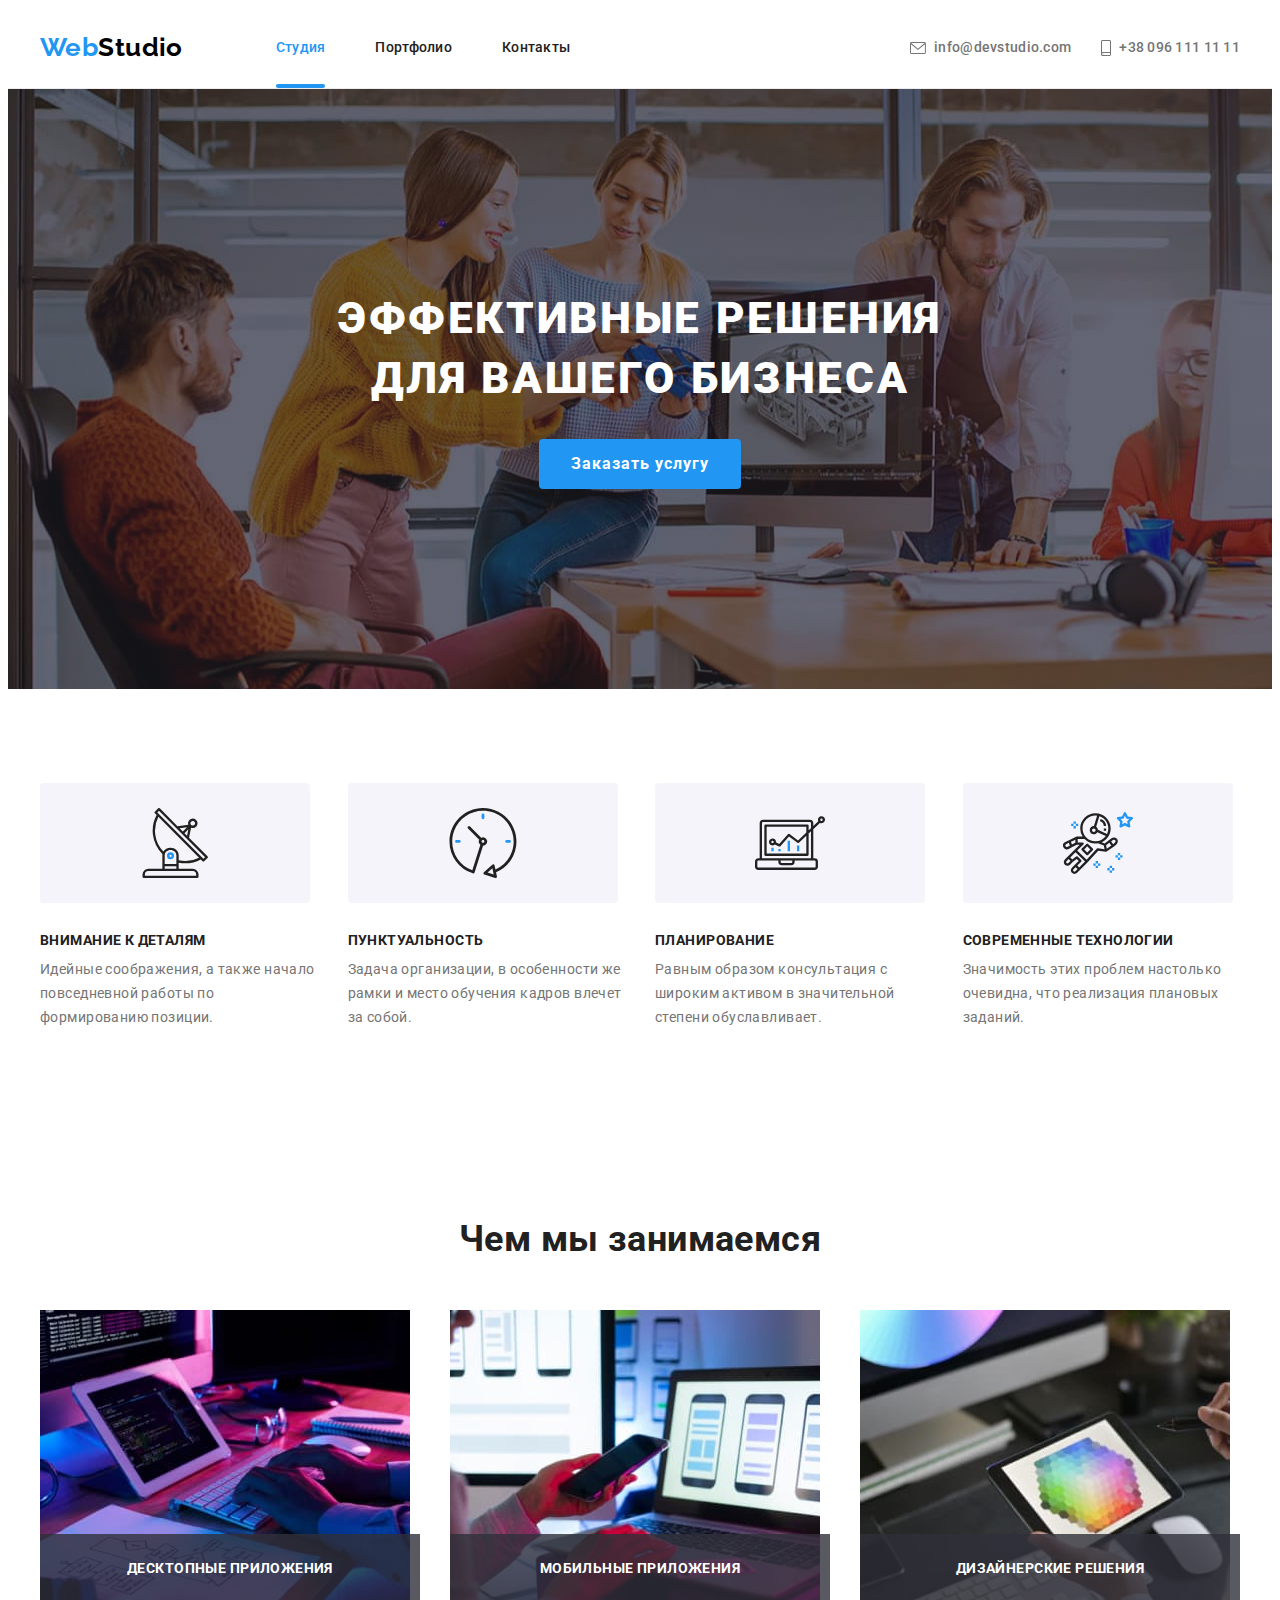
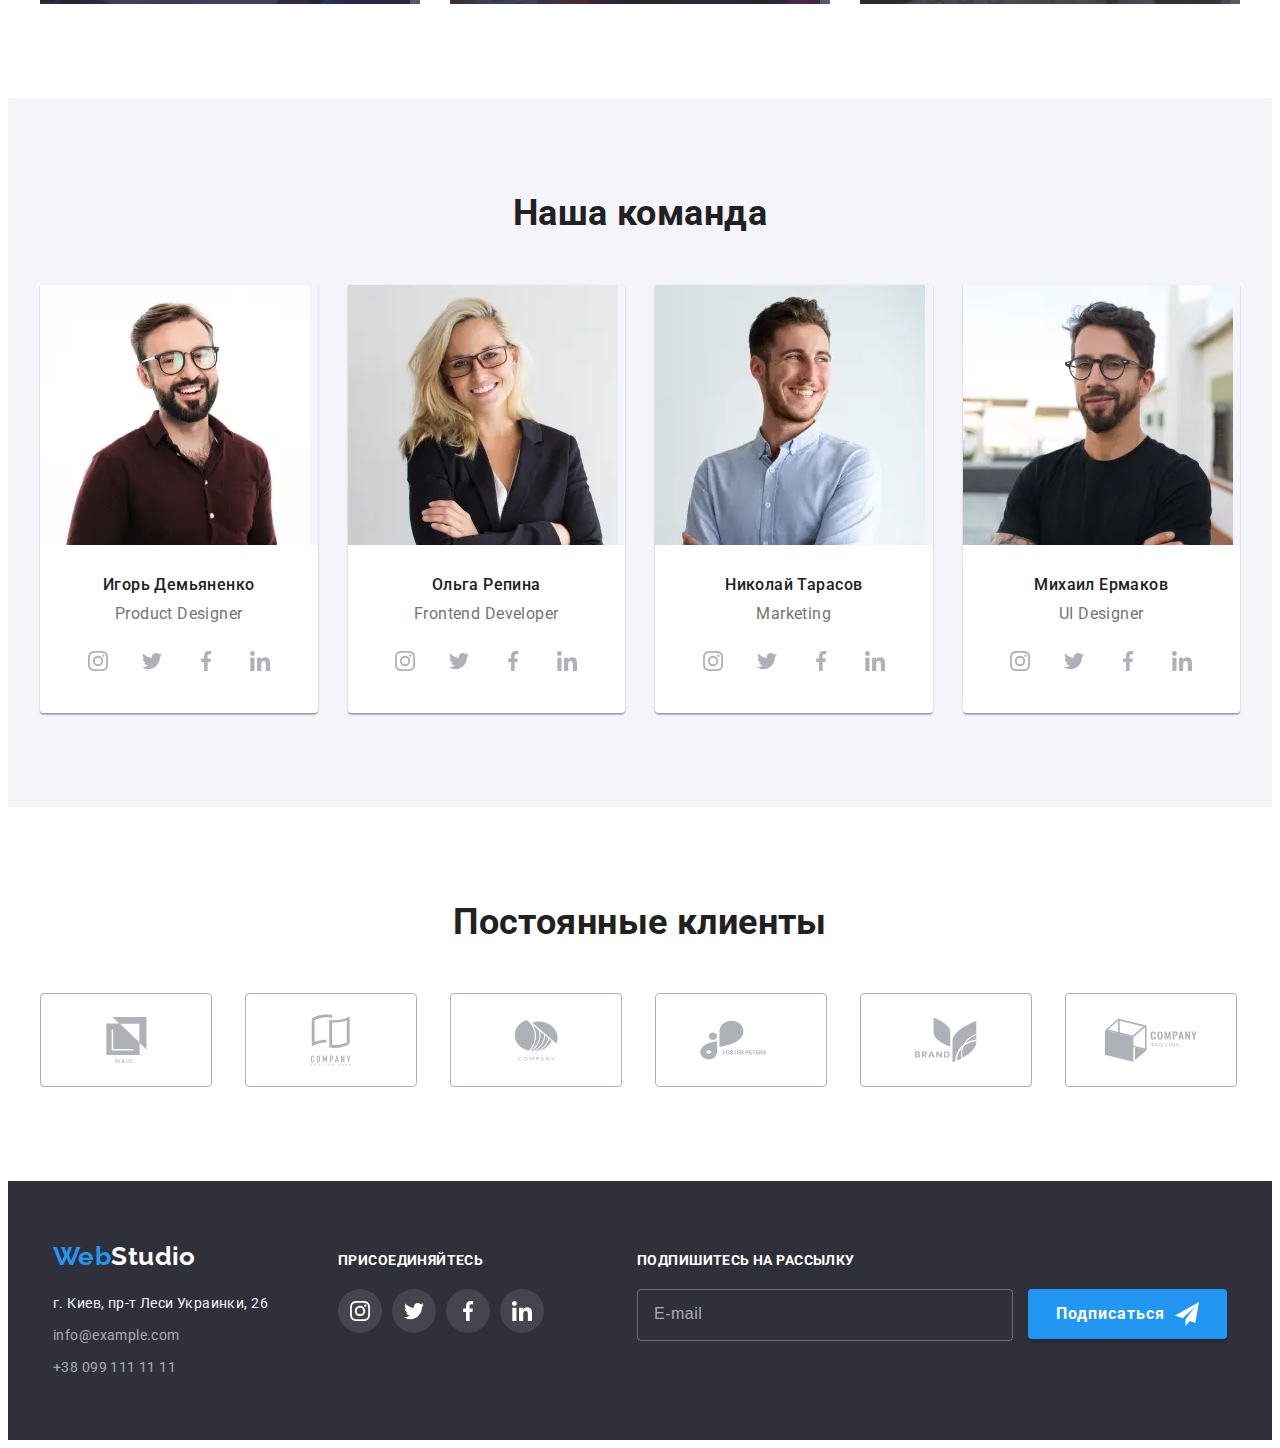
<file: index.html>
<!DOCTYPE html>
<html lang="ru">
  <head>
    <meta charset="UTF-8" />
    <meta http-equiv="X-UA-Compatible" content="IE=edge" />
    <meta name="viewport" content="width=device-width, initial-scale=1.0" />
    <title>ВебСтудио</title>

    <link rel="preconnect" href="https://fonts.gstatic.com" />
    <link
      href="https://fonts.googleapis.com/css2?family=Raleway:wght@700&family=Roboto:wght@400;500;700;900&display=swap"
      rel="stylesheet"
    />
    <link
      rel="stylesheet"
      href="https://cdnjs.cloudflare.com/ajax/libs/animate.css/4.1.1/animate.min.css"
    />
    <link
      rel="stylesheet"
      href="https://cdnjs.cloudflare.com/ajax/libs/modern-normalize/1.0.0/modern-normalize.min.css"
      integrity="sha512-ISS7cAi1PEhQ8jnbJpJZMd29NlhNj4AWYyLOSp2CE/CsHxTCu+r+t0D2yoJudVrd0/8fTVPUVDzY5Tvli75u/g=="
      crossorigin="anonymous"
    />
    <link rel="stylesheet" href="./css/main.min.css" />
  </head>
  <body>
    
    <header class="header">
      <div class="container header__container">
        <nav class="header__navigation">
          <a class="logo header__logo " href=""
            >Web<span class="logo_black">Studio</span></a
          >
          
          <ul class="menu list">
            <li class="menu__item">
              <a class="menu__link link current" href="./index.html">Студия</a>
            </li>
            <li class="menu__item">
              <a class="menu__link link" href="./portfolio.html">Портфолио</a>
            </li>
            <li class="menu__item">
              <a class="menu__link link" href="#contacts">Контакты</a>
            </li>
          </ul>
        </nav>
        <button type="button" class="header__mobile-open-btn" data-menu-button>
          <svg class="header__mobile-open-icon">
            <use href="./images/icons.svg#burger"></use>
          </svg>
        </button>
        
        <ul class="header-contacts list">
          <li class="header-contacts__item">
            <a class="header-contacts__link link" href="mailto:info@devstudio.com">
              <svg class="header-contacts__icon" width="16" height="12">
                <use href="./images/icons.svg#mail"></use>
              </svg>
              info@devstudio.com</a
            >
          </li>
          <li class="header-contacts__item">
            <a class="header-contacts__link link" href="tel:+380961111111">
              <svg class="header-contacts__icon" width="10" height="16">
                <use href="./images/icons.svg#phone"></use>
              </svg>
              +38 096 111 11 11</a
            >
          </li>
        </ul>
      </div>
      
      <div class="mobile-menu" data-menu>
        <div class="container mobile-menu__container">
          <button type="button" class="mobile-menu__close-btn" data-menu-close>
            <svg class="mobile-menu__close-icon" width="40" height="40">
              <use href="./images/icons.svg#close"></use>
            </svg>
          </button>
        
          <ul class="mobile-nav list">
            <li class="mobile-menu__item">
              <a class="mobile-nav__link mobile-menu__link link current" href="./index.html"
                >Студия</a
              >
            </li>
            <li class="mobile-menu__item">
              <a class="mobile-nav__link mobile-menu__link link" href="./portfolio.html"
                >Портфолио</a
              >
            </li>
            <li class="mobile-menu__item">
              <a class="mobile-nav__link mobile-menu__link link" href="#contacts">Контакты</a>
            </li>
          </ul>
          
          <ul class="mobile-contacts list">
            <li class="mobile-menu__item">
              <a class="mobile-menu__link mobile-contacts__tel link" href="tel:+380961111111"
                >+38 096 111 11 11</a
              >
            </li>
            <li class="mobile-menu__item">
              <a
                class="mobile-menu__link mobile-contacts__mail link"
                href="mailto:info@devstudio.com"
                >info@devstudio.com</a
              >
            </li>
          </ul>
          
          <ul class="mobile-social__list list">
            <li class="mobile-social__item">
              <a
                class="mobile-social__link mobile-menu__link link"
                href="https://www.instagram.com/"
                aria-label="Ссылка на Instagram"
                >Instagram</a
              >
            </li>
            <li class="mobile-social__item">
              <a
                class="mobile-social__link mobile-menu__link link"
                href="https://twitter.com/"
                aria-label="Ссылка на Twitter"
                >Twitter</a
              >
            </li>
            <li class="mobile-social__item">
              <a
                class="mobile-social__link mobile-menu__link link"
                href="https://www.facebook.com/"
                aria-label="Ссылка на Facebook"
                >Facebook</a
              >
            </li>
            <li class="mobile-social__item">
              <a
                class="mobile-social__link mobile-menu__link link"
                href="https://www.linkedin.com/"
                aria-label="Ссылка на LinkedIn"
                >LinkedIn</a
              >
            </li>
          </ul>
        </div>
      </div>
    </header>
    <main>
      <section class="hero">
        <div class="container hero__container">
          <h1 class="hero__title">Эффективные решения для вашего бизнеса</h1>
          <button class="button hero__button" type="button" data-modal-open>Заказать услугу</button>
        </div>
      </section>
      <section class="description section">
        <div class="container">
          <h2 class="section-title visually-hidden">Наши особенности</h2>
          <ul class="feature__list list">
            <li class="feature__item">
              <div class="feature__icon">
                <svg width="70" height="70">
                  <use href="./images/icons.svg#antenna"></use>
                </svg>
              </div>
              <h3 class="feature__title">Внимание к деталям</h3>
              <p class="feature__text">
                Идейные соображения, а также начало повседневной работы по формированию позиции.
              </p>
            </li>
            <li class="feature__item">
              <div class="feature__icon">
                <svg width="70" height="70">
                  <use href="./images/icons.svg#clock"></use>
                </svg>
              </div>
              <h3 class="feature__title">Пунктуальность</h3>
              <p class="feature__text">
                Задача организации, в особенности же рамки и место обучения кадров влечет за собой.
              </p>
            </li>
            <li class="feature__item">
              <div class="feature__icon">
                <svg width="70" height="70">
                  <use href="./images/icons.svg#diagram"></use>
                </svg>
              </div>
              <h3 class="feature__title">Планирование</h3>
              <p class="feature__text">
                Равным образом консультация с широким активом в значительной степени обуславливает.
              </p>
            </li>
            <li class="feature__item">
              <div class="feature__icon">
                <svg width="70" height="70">
                  <use href="./images/icons.svg#astronaut"></use>
                </svg>
              </div>
              <h3 class="feature__title">Современные технологии</h3>
              <p class="feature__text">
                Значимость этих проблем настолько очевидна, что реализация плановых заданий.
              </p>
            </li>
          </ul>
        </div>
      </section>
      <section class="description section">
        <div class="container">
          <h2 class="section-title">Чем мы занимаемся</h2>
          <ul class="working__list list">
            <li class="working__item">
              <img
                class="working__img"
                srcset="./images/working/box1.jpeg 1x, ./images/working/box1@2x.jpeg 2x"
                src="./images/working/box1.jpeg"
                alt="Вёрстка сайтов"
              />
              <p class="working__text">Десктопные приложения</p>
            </li>
            <li class="working__item">
              <img
                class="working__img"
                srcset="./images/working/box2.jpeg 1x, ./images/working/box2@2x.jpeg 2x"
                src="./images/working/box2.jpeg"
                alt="Разработка мобильных приложений"
              />
              <p class="working__text">Мобильные приложения</p>
            </li>
            <li class="working__item">
              <img
                class="working__img"
                srcset="./images/working/box3.jpeg 1x, ./images/working/box3@2x.jpeg 2x"
                src="./images/working/box3.jpeg"
                alt="Веб-дизайн"
              />
              <p class="working__text">Дизайнерские решения</p>
            </li>
          </ul>
        </div>
      </section>
      <section class="team section">
        <div class="container">
          <h2 class="section-title">Наша команда</h2>
          <ul class="team__list list">
            <li class="team__item">
              <picture>
                <source
                  srcset="
                    ./images/team/team1-desktop.webp    1x,
                    ./images/team/team1-desktop@2x.webp 2x
                  "
                  media="(min-width: 1200px)"
                  type="image/webp"
                />
                <source
                  srcset="
                    ./images/team/team1-desktop.jpeg    1x,
                    ./images/team/team1-desktop@2x.jpeg 2x
                  "
                  media="(min-width: 1200px)"
                />

                <source
                  srcset="./images/team/team1-tablet.webp 1x, ./images/team/team1-tablet@2x.webp 2x"
                  media="(min-width: 768px)"
                  type="image/webp"
                />
                <source
                  srcset="./images/team/team1-tablet.jpeg 1x, ./images/team/team1-tablet@2x.jpeg 2x"
                  media="(min-width: 768px)"
                />

                <source
                  srcset="./images/team/team1-mobile.webp 1x, ./images/team/team1-mobile@2x.webp 2x"
                  media="(max-width: 767px)"
                  type="image/webp"
                />
                <source
                  srcset="./images/team/team1-mobile.jpeg 1x, ./images/team/team1-mobile@2x.jpeg 2x"
                  media="(max-width: 767px)"
                />
                <img class="team__photo" src="#" alt="Продуктовый дизайнер" />
              </picture>
              <div class="team__item-content">
                <h3 class="team__title">Игорь Демьяненко</h3>
                <p class="team__text" lang="en">Product Designer</p>
                <ul class="social-list list">
                  <li class="social-list__item">
                    <a class="social-link link" href="https://www.instagram.com/" target="_blank">
                      <svg class="social-link__icon" width="20" height="20">
                        <use href="./images/icons.svg#instagram"></use>
                      </svg>
                    </a>
                  </li>
                  <li class="social-list__item">
                    <a class="social-link link" href="https://twitter.com/" target="_blank">
                      <svg class="social-link__icon link" width="20" height="20">
                        <use href="./images/icons.svg#twitter"></use>
                      </svg>
                    </a>
                  </li>
                  <li class="social-list__item">
                    <a class="social-link link" href="https://www.facebook.com/" target="_blank">
                      <svg class="social-link__icon" width="20" height="20">
                        <use href="./images/icons.svg#facebook"></use>
                      </svg>
                    </a>
                  </li>
                  <li class="social-list__item">
                    <a class="social-link link" href="https://www.linkedin.com/" target="_blank">
                      <svg class="social-link__icon" width="20" height="20">
                        <use href="./images/icons.svg#linkedin"></use>
                      </svg>
                    </a>
                  </li>
                </ul>
              </div>
            </li>
            <li class="team__item">
              <picture>
                <source
                  srcset="
                    ./images/team/team2-desktop.webp    1x,
                    ./images/team/team2-desktop@2x.webp 2x
                  "
                  media="(min-width: 1200px)"
                  type="image/webp"
                />
                <source
                  srcset="
                    ./images/team/team2-desktop.jpeg    1x,
                    ./images/team/team2-desktop@2x.jpeg 2x
                  "
                  media="(min-width: 1200px)"
                />

                <source
                  srcset="./images/team/team2-tablet.webp 1x, ./images/team/team2-tablet@2x.webp 2x"
                  media="(min-width: 768px)"
                  type="image/webp"
                />
                <source
                  srcset="./images/team/team2-tablet.jpeg 1x, ./images/team/team2-tablet@2x.jpeg 2x"
                  media="(min-width: 768px)"
                />

                <source
                  srcset="./images/team/team2-mobile.webp 1x, ./images/team/team2-mobile@2x.webp 2x"
                  media="(max-width: 767px)"
                  type="image/webp"
                />
                <source
                  srcset="./images/team/team2-mobile.jpeg 1x, ./images/team/team2-mobile@2x.jpeg 2x"
                  media="(max-width: 767px)"
                />
                <img class="team__photo" src="#" alt="Фронтенд разработчик" />
              </picture>
              <div class="team__item-content">
                <h3 class="team__title">Ольга Репина</h3>
                <p class="team__text" lang="en">Frontend Developer</p>
                <ul class="social-list list">
                  <li class="social-list__item">
                    <a class="social-link link" href="https://www.instagram.com/" target="_blank">
                      <svg class="social-link__icon" width="20" height="20">
                        <use href="./images/icons.svg#instagram"></use>
                      </svg>
                    </a>
                  </li>
                  <li class="social-list__item">
                    <a class="social-link link" href="https://twitter.com/" target="_blank">
                      <svg class="social-link__icon" width="20" height="20">
                        <use href="./images/icons.svg#twitter"></use>
                      </svg>
                    </a>
                  </li>
                  <li class="social-list__item">
                    <a class="social-link link" href="https://www.facebook.com/" target="_blank">
                      <svg class="social-link__icon" width="20" height="20">
                        <use href="./images/icons.svg#facebook"></use>
                      </svg>
                    </a>
                  </li>
                  <li class="social-list__item">
                    <a class="social-link link" href="https://www.linkedin.com/" target="_blank">
                      <svg class="social-link__icon" width="20" height="20">
                        <use href="./images/icons.svg#linkedin"></use>
                      </svg>
                    </a>
                  </li>
                </ul>
              </div>
            </li>
            <li class="team__item">
              <picture>
                <source
                  srcset="
                    ./images/team/team3-desktop.webp    1x,
                    ./images/team/team3-desktop@2x.webp 2x
                  "
                  media="(min-width: 1200px)"
                  type="image/webp"
                />
                <source
                  srcset="
                    ./images/team/team3-desktop.jpeg    1x,
                    ./images/team/team3-desktop@2x.jpeg 2x
                  "
                  media="(min-width: 1200px)"
                />

                <source
                  srcset="./images/team/team3-tablet.webp 1x, ./images/team/team3-tablet@2x.webp 2x"
                  media="(min-width: 768px)"
                  type="image/webp"
                />
                <source
                  srcset="./images/team/team3-tablet.jpeg 1x, ./images/team/team3-tablet@2x.jpeg 2x"
                  media="(min-width: 768px)"
                />

                <source
                  srcset="./images/team/team3-mobile.webp 1x, ./images/team/team3-mobile@2x.webp 2x"
                  media="(max-width: 767px)"
                  type="image/webp"
                />
                <source
                  srcset="./images/team/team3-mobile.jpeg 1x, ./images/team/team3-mobile@2x.jpeg 2x"
                  media="(max-width: 767px)"
                />
                <img class="team__photo" src="#" alt="Маркетолог" />
              </picture>
              <div class="team__item-content">
                <h3 class="team__title">Николай Тарасов</h3>
                <p class="team__text" lang="en">Marketing</p>
                <ul class="social-list list">
                  <li class="social-list__item">
                    <a class="social-link link" href="https://www.instagram.com/" target="_blank">
                      <svg class="social-link__icon" width="20" height="20">
                        <use href="./images/icons.svg#instagram"></use>
                      </svg>
                    </a>
                  </li>
                  <li class="social-list__item">
                    <a class="social-link link" href="https://twitter.com/" target="_blank">
                      <svg class="social-link__icon" width="20" height="20">
                        <use href="./images/icons.svg#twitter"></use>
                      </svg>
                    </a>
                  </li>
                  <li class="social-list__item">
                    <a class="social-link link" href="https://www.facebook.com/" target="_blank">
                      <svg class="social-link__icon" width="20" height="20">
                        <use href="./images/icons.svg#facebook"></use>
                      </svg>
                    </a>
                  </li>
                  <li class="social-list__item">
                    <a class="social-link link" href="https://www.linkedin.com/" target="_blank">
                      <svg class="social-link__icon" width="20" height="20">
                        <use href="./images/icons.svg#linkedin"></use>
                      </svg>
                    </a>
                  </li>
                </ul>
              </div>
            </li>
            <li class="team__item">
              <picture>
                <source
                  srcset="
                    ./images/team/team4-desktop.webp    1x,
                    ./images/team/team4-desktop@2x.webp 2x
                  "
                  media="(min-width: 1200px)"
                  type="image/webp"
                />
                <source
                  srcset="
                    ./images/team/team4-desktop.jpeg    1x,
                    ./images/team/team4-desktop@2x.jpeg 2x
                  "
                  media="(min-width: 1200px)"
                />

                <source
                  srcset="./images/team/team4-tablet.webp 1x, ./images/team/team4-tablet@2x.webp 2x"
                  media="(min-width: 768px)"
                  type="image/webp"
                />
                <source
                  srcset="./images/team/team4-tablet.jpeg 1x, ./images/team/team4-tablet@2x.jpeg 2x"
                  media="(min-width: 768px)"
                />

                <source
                  srcset="./images/team/team4-mobile.webp 1x, ./images/team/team4-mobile@2x.webp 2x"
                  media="(max-width: 767px)"
                  type="image/webp"
                />
                <source
                  srcset="./images/team/team4-mobile.jpeg 1x, ./images/team/team4-mobile@2x.jpeg 2x"
                  media="(max-width: 767px)"
                />
                <img class="team__photo" src="#" alt="Дизайнер интерфейсов" />
              </picture>
              <div class="team__item-content">
                <h3 class="team__title">Михаил Ермаков</h3>
                <p class="team__text" lang="en">UI Designer</p>
                <ul class="social-list list">
                  <li class="social-list__item">
                    <a class="social-link link" href="https://www.instagram.com/" target="_blank">
                      <svg class="social-link__icon" width="20" height="20">
                        <use href="./images/icons.svg#instagram"></use>
                      </svg>
                    </a>
                  </li>
                  <li class="social-list__item">
                    <a class="social-link link" href="https://twitter.com/" target="_blank">
                      <svg class="social-link__icon" width="20" height="20">
                        <use href="./images/icons.svg#twitter"></use>
                      </svg>
                    </a>
                  </li>
                  <li class="social-list__item">
                    <a class="social-link link" href="https://www.facebook.com/" target="_blank">
                      <svg class="social-link__icon" width="20" height="20">
                        <use href="./images/icons.svg#facebook"></use>
                      </svg>
                    </a>
                  </li>
                  <li class="social-list__item">
                    <a class="social-link link" href="https://www.linkedin.com/" target="_blank">
                      <svg class="social-link__icon" width="20" height="20">
                        <use href="./images/icons.svg#linkedin"></use>
                      </svg>
                    </a>
                  </li>
                </ul>
              </div>
            </li>
          </ul>
        </div>
      </section>
      <section class="clients section">
        <div class="container">
          <h2 class="section-title">Постоянные клиенты</h2>
          <ul class="clients__list list">
            <li class="clients__item">
              <a class="clients__link link" href="">
                <svg class="clients__icon" width="41" height="46">
                  <use href="./images/icons.svg#logo1"></use>
                </svg>
              </a>
            </li>
            <li class="clients__item">
              <a class="clients__link link" href="">
                <svg class="clients__icon" width="40" height="52">
                  <use href="./images/icons.svg#logo2"></use>
                </svg>
              </a>
            </li>
            <li class="clients__item">
              <a class="clients__link link" href="">
                <svg class="clients__icon" width="44" height="42">
                  <use href="./images/icons.svg#logo3"></use>
                </svg>
              </a>
            </li>
            <li class="clients__item">
              <a class="clients__link link" href="">
                <svg class="clients__icon" width="84" height="40">
                  <use href="./images/icons.svg#logo4"></use>
                </svg>
              </a>
            </li>
            <li class="clients__item">
              <a class="clients__link link" href="">
                <svg class="clients__icon" width="62" height="46">
                  <use href="./images/icons.svg#logo5"></use>
                </svg>
              </a>
            </li>
            <li class="clients__item">
              <a class="clients__link link" href="">
                <svg class="clients__icon" width="94" height="44">
                  <use href="./images/icons.svg#logo6"></use>
                </svg>
              </a>
            </li>
          </ul>
        </div>
      </section>
    </main>

    <footer class="footer">
      <div class="container footer__section">
        <div class="footer__contacts" id="contacts">
          <a class="logo footer__logo" href="">Web<span class="logo_white">Studio</span></a>
          <address class="footer__address">г. Киев, пр-т Леси Украинки, 26</address>
          <ul class="footer-list list">
            <li class="footer__item">
              <a class="footer__link link" href="mailto:info@example.com">info@example.com</a>
            </li>
            <li class="footer__item">
              <a class="footer__link link" href="tel:+380991111111">+38 099 111 11 11</a>
            </li>
          </ul>
        </div>
        <div class="footer__social">
          <p class="footer__heading">присоединяйтесь</p>
          <ul class="social-list list">
            <li class="social-list__item">
              <a class="footer__social-link link" href="https://www.instagram.com/" target="_blank">
                <svg class="footer__icon-social" width="20" height="20">
                  <use href="./images/icons.svg#instagram"></use>
                </svg>
              </a>
            </li>
            <li class="social-list__item">
              <a class="footer__social-link link" href="https://twitter.com/" target="_blank">
                <svg class="footer__icon-social" width="20" height="20">
                  <use href="./images/icons.svg#twitter"></use>
                </svg>
              </a>
            </li>
            <li class="social-list__item">
              <a class="footer__social-link link" href="https://www.facebook.com/" target="_blank">
                <svg class="footer__icon-social" width="20" height="20">
                  <use href="./images/icons.svg#facebook"></use>
                </svg>
              </a>
            </li>
            <li class="social-list__item">
              <a class="footer__social-link link" href="https://www.linkedin.com/" target="_blank">
                <svg class="footer__icon-social" width="20" height="20">
                  <use href="./images/icons.svg#linkedin"></use>
                </svg>
              </a>
            </li>
          </ul>
        </div>
        <div class="footer-form">
          <p class="footer__heading">Подпишитесь на рассылку</p>
          <form action="#" class="footer-form__container js-speaker-form">
            <input type="email" name="e-mail" class="footer-form__mail" placeholder="E-mail" />
            <button type="submit" class="button footer-form__btn">
              Подписаться
              <svg class="footer-form__icon" width="24" height="24">
                <use href="./images/icons.svg#send-form"></use>
              </svg>
            </button>
          </form>
        </div>
      </div>
    </footer>
    <div class="backdrop is-hidden" data-modal>
      <div class="modal-window">
        <button type="button" class="modal-window__btn" data-modal-close>
          <svg class="modal-window__icon" width="18" height="18">
            <use href="./images/icons.svg#close"></use>
          </svg>
        </button>
        <p class="modal-form-heading">Оставьте свои данные, мы вам перезвоним</p>
        <form action="#" class="modal-form js-modal-form">
          <label class="modal-form__text"
            >Имя
            <span class="modal-form__wrapper">
              <input type="text" name="user-name" class="modal-form__user" minlength="2" />
              <svg class="modal-form__icon" width="18" height="18">
                <use href="./images/icons.svg#name"></use>
              </svg>
            </span>
          </label>

          <label class="modal-form__text"
            >Телефон
            <span class="modal-form__wrapper">
              <input
                type="tel"
                name="user-tel"
                class="modal-form__user"
                pattern="[0-9]{3}-[0-9]{3}-[0-9]{2}-[0-9]{2}"
                title="050-111-11-11"
              />
              <svg class="modal-form__icon" width="18" height="18">
                <use href="./images/icons.svg#phone-form"></use>
              </svg>
            </span>
          </label>

          <label class="modal-form__text"
            >Почта
            <span class="modal-form__wrapper">
              <input type="email" name="user-mail" class="modal-form__user" />
              <svg class="modal-form__icon" width="18" height="18">
                <use href="./images/icons.svg#mail-form"></use>
              </svg>
            </span>
          </label>

          <label class="modal-form__text" for="user-message"
            >Комментарий
            <textarea
              class="modal-form__message"
              name="user-message"
              id="user-message"
              placeholder="Введите текст"
            ></textarea>
          </label>

          <input
            type="checkbox"
            name="contact-form-policy"
            class="modal-form__policy visually-hidden"
            id="checkbox-policy"
          />
          <label for="checkbox-policy" class="modal-form__checkbox"
            >Соглашаюсь с рассылкой и принимаю
            <a href="" class="modal-form__link">Условия договора</a></label
          >
          <button type="submit" class="button modal-form__btn">Отправить</button>
        </form>
      </div>
    </div>

    <script src="./js/menu.js"></script>
    <script src="./js/modal.js"></script>
    <script src="./js/form.js"></script>
    <script src="./js/form_modal.js"></script>
  </body>
</html>
</file>
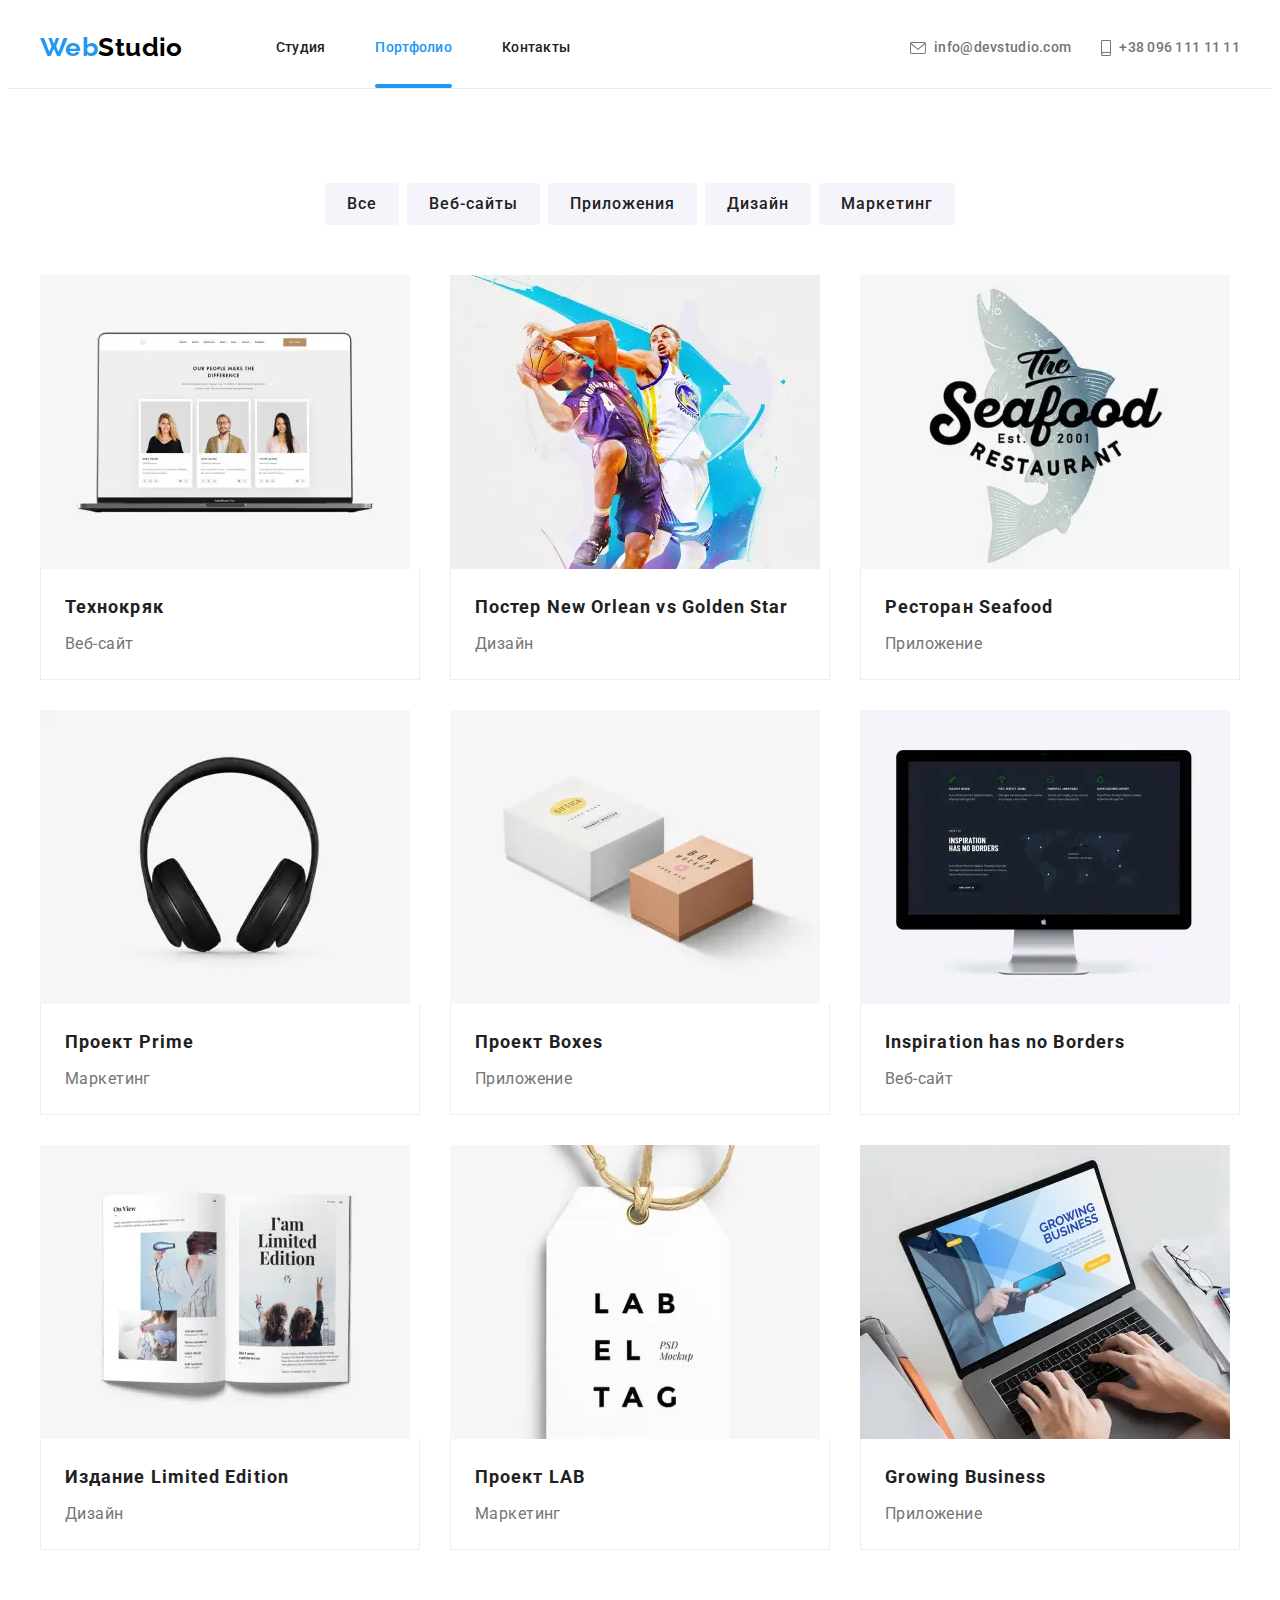
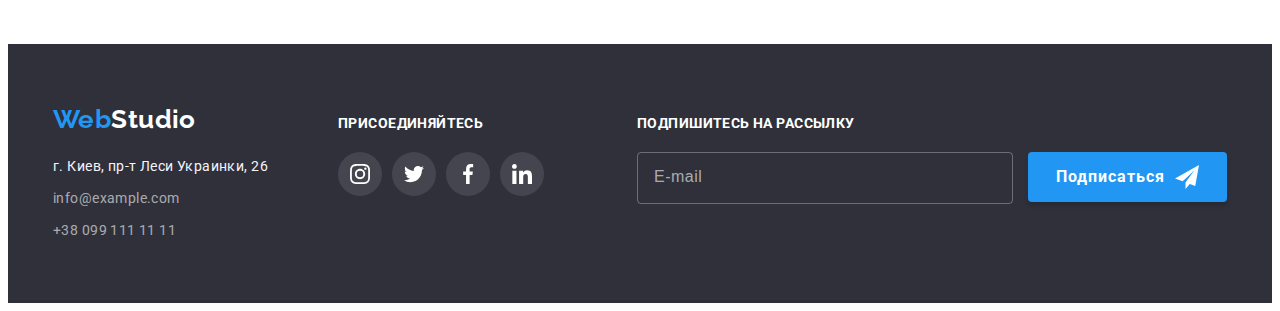
<file: portfolio.html>
<!DOCTYPE html>
<html lang="ru">
  <head>
    <meta charset="UTF-8" />
    <meta http-equiv="X-UA-Compatible" content="IE=edge" />
    <meta name="viewport" content="width=device-width, initial-scale=1.0" />
    <title>Портфолио</title>

    <link rel="preconnect" href="https://fonts.gstatic.com" />
    <link
      href="https://fonts.googleapis.com/css2?family=Raleway:wght@700&family=Roboto:wght@400;500;700;900&display=swap"
      rel="stylesheet"
    />
    <link
      rel="stylesheet"
      href="https://cdnjs.cloudflare.com/ajax/libs/animate.css/4.1.1/animate.min.css"
    />
    <link
      rel="stylesheet"
      href="https://cdnjs.cloudflare.com/ajax/libs/modern-normalize/1.0.0/modern-normalize.min.css"
      integrity="sha512-ISS7cAi1PEhQ8jnbJpJZMd29NlhNj4AWYyLOSp2CE/CsHxTCu+r+t0D2yoJudVrd0/8fTVPUVDzY5Tvli75u/g=="
      crossorigin="anonymous"
    />
    <link rel="stylesheet" href="./css/main.min.css" />
  </head>
  <body>
    <header class="header">
      <div class="container header__container">
        <nav class="header__navigation">
          <a class="logo header__logo animate__pulse" href=""
            >Web<span class="logo_black">Studio</span></a>
          <ul class="menu list">
            <li class="menu__item">
              <a class="menu__link link" href="./index.html">Студия</a>
            </li>
            <li class="menu__item">
              <a class="menu__link link current" href="./portfolio.html">Портфолио</a>
            </li>
            <li class="menu__item">
              <a class="menu__link link" href="#contacts">Контакты</a>
            </li>
          </ul>
        </nav>
        <button type="button" class="header__mobile-open-btn" data-menu-button>
          <svg class="header__mobile-open-icon">
            <use href="./images/icons.svg#burger"></use>
          </svg>
        </button>
        <ul class="header-contacts list">
          <li class="header-contacts__item">
            <a class="header-contacts__link link" href="mailto:info@devstudio.com">
              <svg class="header-contacts__icon" width="16" height="12">
                <use href="./images/icons.svg#mail"></use>
              </svg>
              info@devstudio.com</a
            >
          </li>
          <li class="header-contacts__item">
            <a class="header-contacts__link link" href="tel:+380961111111">
              <svg class="header-contacts__icon" width="10" height="16">
                <use href="./images/icons.svg#phone"></use>
              </svg>
              +38 096 111 11 11</a
            >
          </li>
        </ul>
      </div>
      <div class="mobile-menu" data-menu>
        <div class="container mobile-menu__container">
          <button type="button" class="mobile-menu__close-btn" data-menu-close>
            <svg class="mobile-menu__close-icon" width="40" height="40">
              <use href="./images/icons.svg#close"></use>
            </svg>
          </button>
          <ul class="mobile-nav list">
            <li class="mobile-menu__item">
              <a class="mobile-nav__link mobile-menu__link link" href="./index.html">Студия</a>
            </li>
            <li class="mobile-menu__item">
              <a class="mobile-nav__link mobile-menu__link link current" href="./portfolio.html"
                >Портфолио</a
              >
            </li>
            <li class="mobile-menu__item">
              <a class="mobile-nav__link mobile-menu__link link" href="#contacts">Контакты</a>
            </li>
          </ul>
          <ul class="mobile-contacts list">
            <li class="mobile-menu__item">
              <a class="mobile-menu__link mobile-contacts__tel link" href="tel:+380961111111"
                >+38 096 111 11 11</a
              >
            </li>
            <li class="mobile-menu__item">
              <a
                class="mobile-menu__link mobile-contacts__mail link"
                href="mailto:info@devstudio.com"
                >info@devstudio.com</a
              >
            </li>
          </ul>
          <ul class="mobile-social__list list">
            <li class="mobile-social__item">
              <a
                class="mobile-social__link mobile-menu__link link"
                href="https://www.instagram.com/"
                aria-label="Ссылка на Instagram"
                >Instagram</a
              >
            </li>
            <li class="mobile-social__item">
              <a
                class="mobile-social__link mobile-menu__link link"
                href="https://twitter.com/"
                aria-label="Ссылка на Twitter"
                >Twitter</a
              >
            </li>
            <li class="mobile-social__item">
              <a
                class="mobile-social__link mobile-menu__link link"
                href="https://www.facebook.com/"
                aria-label="Ссылка на Facebook"
                >Facebook</a
              >
            </li>
            <li class="mobile-social__item">
              <a
                class="mobile-social__link mobile-menu__link link"
                href="https://www.linkedin.com/"
                aria-label="Ссылка на LinkedIn"
                >LinkedIn</a
              >
            </li>
          </ul>
        </div>
      </div>
    </header>
    <main>
      <section class="portfolio section">
        <div class="container">
          <h1 class="portfolio__title visually-hidden">Наше портфолио</h1>
          <ul class="portfolio-menu list">
            <li class="portfolio-menu__item">
              <button class="button portfolio-menu__btn" type="button">Все</button>
            </li>
            <li class="portfolio-menu__item">
              <button class="button portfolio-menu__btn" type="button">Веб-сайты</button>
            </li>
            <li class="portfolio-menu__item">
              <button class="button portfolio-menu__btn" type="button">Приложения</button>
            </li>
            <li class="portfolio-menu__item">
              <button class="button portfolio-menu__btn" type="button">Дизайн</button>
            </li>
            <li class="portfolio-menu__item">
              <button class="button portfolio-menu__btn" type="button">Маркетинг</button>
            </li>
          </ul>
          <ul class="examples list">
            <li class="examples__item">
              <a class="examples__link link" href="">
                <div class="examples__cards-overlay">
                  <picture>
                    <source
                      srcset="
                        ./images/portfolio/img1-desktop.webp    1x,
                        ./images/portfolio/img1-desktop@2x.webp 2x
                      "
                      media="(min-width: 1200px)"
                      type="image/webp"
                    />
                    <source
                      srcset="
                        ./images/portfolio/img1-desktop.jpeg    1x,
                        ./images/portfolio/img1-desktop@2x.jpeg 2x
                      "
                      media="(min-width: 1200px)"
                    />

                    <source
                      srcset="
                        ./images/portfolio/img1-tablet.webp    1x,
                        ./images/portfolio/img1-tablet@2x.webp 2x
                      "
                      media="(min-width: 768px)"
                      type="image/webp"
                    />
                    <source
                      srcset="
                        ./images/portfolio/img1-tablet.jpeg    1x,
                        ./images/portfolio/img1-tablet@2x.jpeg 2x
                      "
                      media="(min-width: 768px)"
                    />

                    <source
                      srcset="
                        ./images/portfolio/img1-mobile.webp    1x,
                        ./images/portfolio/img1-mobile@2x.webp 2x
                      "
                      media="(max-width: 767px)"
                      type="image/webp"
                    />
                    <source
                      srcset="
                        ./images/portfolio/img1-mobile.jpeg    1x,
                        ./images/portfolio/img1-mobile@2x.jpeg 2x
                      "
                      media="(max-width: 767px)"
                    />
                    <img class="examples__img" src="#" alt="Страница готового веб-сайта" />
                  </picture>
                  <p class="examples__overlay">
                    Технокряк это современная площадка распространения коронавируса. Компании
                    используют эту платформу для цифрового шпионажа и атак на защищённые сервера
                    конкурентов.
                  </p>
                </div>
                <div class="examples__content">
                  <h2 class="examples__title">Технокряк</h2>
                  <p class="examples__text">Веб-сайт</p>
                </div>
              </a>
            </li>
            <li class="examples__item">
              <a class="examples__link link" href="">
                <div class="examples__cards-overlay">
                  <picture>
                    <source
                      srcset="
                        ./images/portfolio/img2-desktop.webp    1x,
                        ./images/portfolio/img2-desktop@2x.webp 2x
                      "
                      media="(min-width: 1200px)"
                      type="image/webp"
                    />
                    <source
                      srcset="
                        ./images/portfolio/img2-desktop.jpeg    1x,
                        ./images/portfolio/img2-desktop@2x.jpeg 2x
                      "
                      media="(min-width: 1200px)"
                    />

                    <source
                      srcset="
                        ./images/portfolio/img2-tablet.webp    1x,
                        ./images/portfolio/img2-tablet@2x.webp 2x
                      "
                      media="(min-width: 768px)"
                      type="image/webp"
                    />
                    <source
                      srcset="
                        ./images/portfolio/img2-tablet.jpeg    1x,
                        ./images/portfolio/img2-tablet@2x.jpeg 2x
                      "
                      media="(min-width: 768px)"
                    />

                    <source
                      srcset="
                        ./images/portfolio/img2-mobile.webp    1x,
                        ./images/portfolio/img2-mobile@2x.webp 2x
                      "
                      media="(max-width: 767px)"
                      type="image/webp"
                    />
                    <source
                      srcset="
                        ./images/portfolio/img2-mobile.jpeg    1x,
                        ./images/portfolio/img2-mobile@2x.jpeg 2x
                      "
                      media="(max-width: 767px)"
                    />
                    <img class="examples__img" src="#" alt="Дизайн постера баскетбольного матча" />
                  </picture>
                  <p class="examples__overlay">
                    Технокряк это современная площадка распространения коронавируса. Компании
                    используют эту платформу для цифрового шпионажа и атак на защищённые сервера
                    конкурентов.
                  </p>
                </div>
                <div class="examples__content">
                  <h2 class="examples__title">
                    Постер <span lang="en">New Orlean vs Golden Star</span>
                  </h2>
                  <p class="examples__text">Дизайн</p>
                </div>
              </a>
            </li>
            <li class="examples__item">
              <a class="examples__link link" href="">
                <div class="examples__cards-overlay">
                  <picture>
                    <source
                      srcset="
                        ./images/portfolio/img3-desktop.webp    1x,
                        ./images/portfolio/img3-desktop@2x.webp 2x
                      "
                      media="(min-width: 1200px)"
                      type="image/webp"
                    />
                    <source
                      srcset="
                        ./images/portfolio/img3-desktop.jpeg    1x,
                        ./images/portfolio/img3-desktop@2x.jpeg 2x
                      "
                      media="(min-width: 1200px)"
                    />

                    <source
                      srcset="
                        ./images/portfolio/img3-tablet.webp    1x,
                        ./images/portfolio/img3-tablet@2x.webp 2x
                      "
                      media="(min-width: 768px)"
                      type="image/webp"
                    />
                    <source
                      srcset="
                        ./images/portfolio/img3-tablet.jpeg    1x,
                        ./images/portfolio/img3-tablet@2x.jpeg 2x
                      "
                      media="(min-width: 768px)"
                    />

                    <source
                      srcset="
                        ./images/portfolio/img3-mobile.webp    1x,
                        ./images/portfolio/img3-mobile@2x.webp 2x
                      "
                      media="(max-width: 767px)"
                      type="image/webp"
                    />
                    <source
                      srcset="
                        ./images/portfolio/img3-mobile.jpeg    1x,
                        ./images/portfolio/img3-mobile@2x.jpeg 2x
                      "
                      media="(max-width: 767px)"
                    />
                    <img class="examples__img" src="#" alt="Приложение для ресторана морской еды" />
                  </picture>
                  <p class="examples__overlay">
                    Технокряк это современная площадка распространения коронавируса. Компании
                    используют эту платформу для цифрового шпионажа и атак на защищённые сервера
                    конкурентов.
                  </p>
                </div>
                <div class="examples__content">
                  <h2 class="examples__title">Ресторан <span lang="en">Seafood</span></h2>
                  <p class="examples__text">Приложение</p>
                </div>
              </a>
            </li>
            <li class="examples__item">
              <a class="examples__link link" href="">
                <div class="examples__cards-overlay">
                  <picture>
                    <source
                      srcset="
                        ./images/portfolio/img4-desktop.webp    1x,
                        ./images/portfolio/img4-desktop@2x.webp 2x
                      "
                      media="(min-width: 1200px)"
                      type="image/webp"
                    />
                    <source
                      srcset="
                        ./images/portfolio/img4-desktop.jpeg    1x,
                        ./images/portfolio/img4-desktop@2x.jpeg 2x
                      "
                      media="(min-width: 1200px)"
                    />

                    <source
                      srcset="
                        ./images/portfolio/img4-tablet.webp    1x,
                        ./images/portfolio/img4-tablet@2x.webp 2x
                      "
                      media="(min-width: 768px)"
                      type="image/webp"
                    />
                    <source
                      srcset="
                        ./images/portfolio/img4-tablet.jpeg    1x,
                        ./images/portfolio/img4-tablet@2x.jpeg 2x
                      "
                      media="(min-width: 768px)"
                    />

                    <source
                      srcset="
                        ./images/portfolio/img4-mobile.webp    1x,
                        ./images/portfolio/img4-mobile@2x.webp 2x
                      "
                      media="(max-width: 767px)"
                      type="image/webp"
                    />
                    <source
                      srcset="
                        ./images/portfolio/img4-mobile.jpeg    1x,
                        ./images/portfolio/img4-mobile@2x.jpeg 2x
                      "
                      media="(max-width: 767px)"
                    />
                    <img class="examples__img" src="#" alt="Маркетинг проекта" />
                  </picture>
                  <p class="examples__overlay">
                    Технокряк это современная площадка распространения коронавируса. Компании
                    используют эту платформу для цифрового шпионажа и атак на защищённые сервера
                    конкурентов.
                  </p>
                </div>
                <div class="examples__content">
                  <h2 class="examples__title">Проект <span lang="en">Prime</span></h2>
                  <p class="examples__text">Маркетинг</p>
                </div>
              </a>
            </li>
            <li class="examples__item">
              <a class="examples__link link" href="">
                <div class="examples__cards-overlay">
                  <picture>
                    <source
                      srcset="
                        ./images/portfolio/img5-desktop.webp    1x,
                        ./images/portfolio/img5-desktop@2x.webp 2x
                      "
                      media="(min-width: 1200px)"
                      type="image/webp"
                    />
                    <source
                      srcset="
                        ./images/portfolio/img5-desktop.jpeg    1x,
                        ./images/portfolio/img5-desktop@2x.jpeg 2x
                      "
                      media="(min-width: 1200px)"
                    />

                    <source
                      srcset="
                        ./images/portfolio/img5-tablet.webp    1x,
                        ./images/portfolio/img5-tablet@2x.webp 2x
                      "
                      media="(min-width: 768px)"
                      type="image/webp"
                    />
                    <source
                      srcset="
                        ./images/portfolio/img5-tablet.jpeg    1x,
                        ./images/portfolio/img5-tablet@2x.jpeg 2x
                      "
                      media="(min-width: 768px)"
                    />

                    <source
                      srcset="
                        ./images/portfolio/img5-mobile.webp    1x,
                        ./images/portfolio/img5-mobile@2x.webp 2x
                      "
                      media="(max-width: 767px)"
                      type="image/webp"
                    />
                    <source
                      srcset="
                        ./images/portfolio/img5-mobile.jpeg    1x,
                        ./images/portfolio/img5-mobile@2x.jpeg 2x
                      "
                      media="(max-width: 767px)"
                    />
                    <img class="examples__img" src="#" alt="Приложение для проекта по коробкам" />
                  </picture>
                  <p class="examples__overlay">
                    Технокряк это современная площадка распространения коронавируса. Компании
                    используют эту платформу для цифрового шпионажа и атак на защищённые сервера
                    конкурентов.
                  </p>
                </div>
                <div class="examples__content">
                  <h2 class="examples__title">Проект <span lang="en">Boxes</span></h2>
                  <p class="examples__text">Приложение</p>
                </div>
              </a>
            </li>
            <li class="examples__item">
              <a class="examples__link link" href="">
                <div class="examples__cards-overlay">
                  <picture>
                    <source
                      srcset="
                        ./images/portfolio/img6-desktop.webp    1x,
                        ./images/portfolio/img6-desktop@2x.webp 2x
                      "
                      media="(min-width: 1200px)"
                      type="image/webp"
                    />
                    <source
                      srcset="
                        ./images/portfolio/img6-desktop.jpeg    1x,
                        ./images/portfolio/img6-desktop@2x.jpeg 2x
                      "
                      media="(min-width: 1200px)"
                    />

                    <source
                      srcset="
                        ./images/portfolio/img6-tablet.webp    1x,
                        ./images/portfolio/img6-tablet@2x.webp 2x
                      "
                      media="(min-width: 768px)"
                      type="image/webp"
                    />
                    <source
                      srcset="
                        ./images/portfolio/img6-tablet.jpeg    1x,
                        ./images/portfolio/img6-tablet@2x.jpeg 2x
                      "
                      media="(min-width: 768px)"
                    />

                    <source
                      srcset="
                        ./images/portfolio/img6-mobile.webp    1x,
                        ./images/portfolio/img6-mobile@2x.webp 2x
                      "
                      media="(max-width: 767px)"
                      type="image/webp"
                    />
                    <source
                      srcset="
                        ./images/portfolio/img6-mobile.jpeg    1x,
                        ./images/portfolio/img6-mobile@2x.jpeg 2x
                      "
                      media="(max-width: 767px)"
                    />
                    <img class="examples__img" src="#" alt="Страница готового веб-сайта" />
                  </picture>
                  <p class="examples__overlay">
                    Технокряк это современная площадка распространения коронавируса. Компании
                    используют эту платформу для цифрового шпионажа и атак на защищённые сервера
                    конкурентов.
                  </p>
                </div>
                <div class="examples__content">
                  <h2 class="examples__title" lang="en">Inspiration has no Borders</h2>
                  <p class="examples__text">Веб-сайт</p>
                </div>
              </a>
            </li>
            <li class="examples__item">
              <a class="examples__link link" href="">
                <div class="examples__cards-overlay">
                  <picture>
                    <source
                      srcset="
                        ./images/portfolio/img7-desktop.webp    1x,
                        ./images/portfolio/img7-desktop@2x.webp 2x
                      "
                      media="(min-width: 1200px)"
                      type="image/webp"
                    />
                    <source
                      srcset="
                        ./images/portfolio/img7-desktop.jpeg    1x,
                        ./images/portfolio/img7-desktop@2x.jpeg 2x
                      "
                      media="(min-width: 1200px)"
                    />

                    <source
                      srcset="
                        ./images/portfolio/img7-tablet.webp    1x,
                        ./images/portfolio/img7-tablet@2x.webp 2x
                      "
                      media="(min-width: 768px)"
                      type="image/webp"
                    />
                    <source
                      srcset="
                        ./images/portfolio/img7-tablet.jpeg    1x,
                        ./images/portfolio/img7-tablet@2x.jpeg 2x
                      "
                      media="(min-width: 768px)"
                    />

                    <source
                      srcset="
                        ./images/portfolio/img7-mobile.webp    1x,
                        ./images/portfolio/img7-mobile@2x.webp 2x
                      "
                      media="(max-width: 767px)"
                      type="image/webp"
                    />
                    <source
                      srcset="
                        ./images/portfolio/img7-mobile.jpeg    1x,
                        ./images/portfolio/img7-mobile@2x.jpeg 2x
                      "
                      media="(max-width: 767px)"
                    />
                    <img class="examples__img" src="#" alt="Дизайн журнального издания" />
                  </picture>
                  <p class="examples__overlay">
                    Технокряк это современная площадка распространения коронавируса. Компании
                    используют эту платформу для цифрового шпионажа и атак на защищённые сервера
                    конкурентов.
                  </p>
                </div>
                <div class="examples__content">
                  <h2 class="examples__title">Издание <span lang="en">Limited Edition</span></h2>
                  <p class="examples__text">Дизайн</p>
                </div>
              </a>
            </li>
            <li class="examples__item">
              <a class="examples__link link" href="">
                <div class="examples__cards-overlay">
                  <picture>
                    <source
                      srcset="
                        ./images/portfolio/img8-desktop.webp    1x,
                        ./images/portfolio/img8-desktop@2x.webp 2x
                      "
                      media="(min-width: 1200px)"
                      type="image/webp"
                    />
                    <source
                      srcset="
                        ./images/portfolio/img8-desktop.jpeg    1x,
                        ./images/portfolio/img8-desktop@2x.jpeg 2x
                      "
                      media="(min-width: 1200px)"
                    />

                    <source
                      srcset="
                        ./images/portfolio/img8-tablet.webp    1x,
                        ./images/portfolio/img8-tablet@2x.webp 2x
                      "
                      media="(min-width: 768px)"
                      type="image/webp"
                    />
                    <source
                      srcset="
                        ./images/portfolio/img8-tablet.jpeg    1x,
                        ./images/portfolio/img8-tablet@2x.jpeg 2x
                      "
                      media="(min-width: 768px)"
                    />

                    <source
                      srcset="
                        ./images/portfolio/img8-mobile.webp    1x,
                        ./images/portfolio/img8-mobile@2x.webp 2x
                      "
                      media="(max-width: 767px)"
                      type="image/webp"
                    />
                    <source
                      srcset="
                        ./images/portfolio/img8-mobile.jpeg    1x,
                        ./images/portfolio/img8-mobile@2x.jpeg 2x
                      "
                      media="(max-width: 767px)"
                    />
                    <img class="examples__img" src="#" alt="Маркетинг проекта" />
                  </picture>
                  <p class="examples__overlay">
                    Технокряк это современная площадка распространения коронавируса. Компании
                    используют эту платформу для цифрового шпионажа и атак на защищённые сервера
                    конкурентов.
                  </p>
                </div>
                <div class="examples__content">
                  <h2 class="examples__title">Проект <span lang="en">LAB</span></h2>
                  <p class="examples__text">Маркетинг</p>
                </div>
              </a>
            </li>
            <li class="examples__item">
              <a class="examples__link link" href="">
                <div class="examples__cards-overlay">
                  <picture>
                    <source
                      srcset="
                        ./images/portfolio/img9-desktop.webp    1x,
                        ./images/portfolio/img9-desktop@2x.webp 2x
                      "
                      media="(min-width: 1200px)"
                      type="image/webp"
                    />
                    <source
                      srcset="
                        ./images/portfolio/img9-desktop.jpeg    1x,
                        ./images/portfolio/img9-desktop@2x.jpeg 2x
                      "
                      media="(min-width: 1200px)"
                    />

                    <source
                      srcset="
                        ./images/portfolio/img9-tablet.webp    1x,
                        ./images/portfolio/img9-tablet@2x.webp 2x
                      "
                      media="(min-width: 768px)"
                      type="image/webp"
                    />
                    <source
                      srcset="
                        ./images/portfolio/img9-tablet.jpeg    1x,
                        ./images/portfolio/img9-tablet@2x.jpeg 2x
                      "
                      media="(min-width: 768px)"
                    />

                    <source
                      srcset="
                        ./images/portfolio/img9-mobile.webp    1x,
                        ./images/portfolio/img9-mobile@2x.webp 2x
                      "
                      media="(max-width: 767px)"
                      type="image/webp"
                    />
                    <source
                      srcset="
                        ./images/portfolio/img9-mobile.jpeg    1x,
                        ./images/portfolio/img9-mobile@2x.jpeg 2x
                      "
                      media="(max-width: 767px)"
                    />
                    <img class="examples__img" src="#" alt="Приложение для нового бизнес" />
                  </picture>
                  <p class="examples__overlay">
                    Технокряк это современная площадка распространения коронавируса. Компании
                    используют эту платформу для цифрового шпионажа и атак на защищённые сервера
                    конкурентов.
                  </p>
                </div>
                <div class="examples__content">
                  <h2 class="examples__title" lang="en">Growing Business</h2>
                  <p class="examples__text">Приложение</p>
                </div>
              </a>
            </li>
          </ul>
        </div>
      </section>
    </main>
    <footer class="footer">
      <div class="container footer__section">
        <div class="footer__contacts" id="contacts">
          <a class="logo footer__logo" href="">Web<span class="logo_white">Studio</span></a>
          <address class="footer__address">г. Киев, пр-т Леси Украинки, 26</address>
          <ul class="footer__nav list">
            <li class="footer__item">
              <a class="footer__link link" href="mailto:info@example.com">info@example.com</a>
            </li>
            <li class="footer__item">
              <a class="footer__link link" href="tel:+380991111111">+38 099 111 11 11</a>
            </li>
          </ul>
        </div>
        <div class="footer__social">
          <p class="footer__heading">присоединяйтесь</p>
          <ul class="social-list list">
            <li class="social-list__item">
              <a class="footer__social-link link" href="https://www.instagram.com/" target="_blank">
                <svg class="footer__icon-social" width="20" height="20">
                  <use href="./images/icons.svg#instagram"></use>
                </svg>
              </a>
            </li>
            <li class="social-list__item">
              <a class="footer__social-link link" href="https://twitter.com/" target="_blank">
                <svg class="footer__icon-social" width="20" height="20">
                  <use href="./images/icons.svg#twitter"></use>
                </svg>
              </a>
            </li>
            <li class="social-list__item">
              <a class="footer__social-link link" href="https://www.facebook.com/" target="_blank">
                <svg class="footer__icon-social" width="20" height="20">
                  <use href="./images/icons.svg#facebook"></use>
                </svg>
              </a>
            </li>
            <li class="social-list__item">
              <a class="footer__social-link link" href="https://www.linkedin.com/" target="_blank">
                <svg class="footer__icon-social" width="20" height="20">
                  <use href="./images/icons.svg#linkedin"></use>
                </svg>
              </a>
            </li>
          </ul>
        </div>
        <div class="footer-form">
          <p class="footer__heading">Подпишитесь на рассылку</p>
          <form action="#" class="footer-form__container js-speaker-form">
            <input type="email" name="e-mail" class="footer-form__mail" placeholder="E-mail" />
            <button type="submit" class="button footer-form__btn">
              Подписаться
              <svg class="footer-form__icon" width="24" height="24">
                <use href="./images/icons.svg#send-form"></use>
              </svg>
            </button>
          </form>
        </div>
      </div>
    </footer>
    <script src="./js/menu.js"></script>
    <script src="./js/form.js"></script>
  </body>
</html>
</file>
<file: css/main.min.css>
:root{--primary-white-color: #ffffff;--secondary-background-color: #f5f4fa;--dark-background-color: #2f303a;--primary-text-color: #212121;--secondary-text-color: #757575;--primary-accent-color: #2196f3;--secondary-accent-color: #188ce8;--header-border-color: #ececec;--button-shadow-color: rgba(0, 0, 0, 0.15);--black-color: #000000;--link-color: #afb1b8;--footer-link-color: rgba(255, 255, 255, 0.6);--footer-form-border: rgba(255, 255, 255, 0.3);--portfolio-border-cards: #eeeeee;--working-section-background: rgba(47, 48, 58, 0.8);--portfolio-examples-background: rgba(33, 150, 243, 0.9);--modal-window-background: rgba(0, 0, 0, 0.2);--modal-form-border: rgba(33, 33, 33, 0.2);--contact-form-color: rgba(117, 117, 117, 0.5)}.visually-hidden{position:absolute !important;clip:rect(1px 1px 1px 1px);clip:rect(1px, 1px, 1px, 1px);padding:0 !important;border:0 !important;height:1px !important;width:1px !important;overflow:hidden}body{font-family:'Roboto', sans-serif;font-size:14px;line-height:1.71;letter-spacing:0.03em;background-color:var(--primary-white-color);color:var(--primary-text-color)}body.modal-open{overflow:hidden}h1,h2,h3,h4,h5,h6,p{margin-top:0;margin-bottom:0}ul,ol{margin-top:0;margin-bottom:0;padding-left:0}img{display:block;max-width:100%;height:auto}input{padding:0}.link{text-decoration:none}.list{list-style:none}.container{padding-left:15px;padding-right:15px}@media screen and (min-width: 480px){.container{width:480px;margin:0 auto}}@media screen and (min-width: 768px){.container{width:768px}}@media screen and (min-width: 1200px){.container{width:1200px}}.section{padding-top:60px;padding-bottom:60px}@media screen and (min-width: 1200px){.section{padding-top:94px;padding-bottom:94px}}.section-title{margin-bottom:30px;font-size:28px;line-height:1.18;text-align:center}@media screen and (min-width: 1200px){.section-title{margin-bottom:50px;font-size:36px;line-height:1.17}}.social-list{display:-webkit-box;display:-ms-flexbox;display:flex;-webkit-box-pack:center;-ms-flex-pack:center;justify-content:center}.social-list__item:not(:last-child){margin-right:10px}.button{background-color:var(--primary-accent-color);border-radius:4px;border:transparent;font-family:inherit;font-weight:700;font-size:16px;line-height:1.87;letter-spacing:0.06em;color:var(--primary-white-color);cursor:pointer}.logo{display:block;font-family:'Raleway', sans-serif;font-weight:700;font-size:26px;line-height:1.2;color:var(--primary-accent-color);text-decoration:none;-webkit-animation-duration:1000ms;animation-duration:1000ms;-webkit-animation-iteration-count:infinite;animation-iteration-count:infinite}.social-link{display:-webkit-box;display:-ms-flexbox;display:flex;-webkit-box-pack:center;-ms-flex-pack:center;justify-content:center;-webkit-box-align:center;-ms-flex-align:center;align-items:center;width:44px;height:44px;color:var(--link-color);border-radius:50%;-webkit-transition:background-color 250ms cubic-bezier(0.4, 0, 0.2, 1);transition:background-color 250ms cubic-bezier(0.4, 0, 0.2, 1)}.social-link:hover,.social-link:focus{background-color:var(--primary-accent-color);outline:none}.social-link__icon{fill:currentColor;-webkit-transition:fill 250ms cubic-bezier(0.4, 0, 0.2, 1);transition:fill 250ms cubic-bezier(0.4, 0, 0.2, 1)}.social-link:hover .social-link__icon,.social-link:focus .social-link__icon{fill:var(--primary-white-color)}@media screen and (max-width: 767px){.mobile-menu{position:fixed;top:0;left:0;width:100vw;height:100vh;background-color:var(--primary-white-color);overflow:auto;opacity:0;visibility:hidden;pointer-events:none}.mobile-menu__container{position:relative;padding-top:48px;padding-bottom:48px}.mobile-menu.is-open{opacity:1;visibility:visible;pointer-events:auto;z-index:1}.mobile-menu__close-btn{position:absolute;top:10px;right:15px;background-color:transparent;border:none;padding:0;line-height:0;cursor:pointer;-webkit-transition:color 250ms cubic-bezier(0.4, 0, 0.2, 1);transition:color 250ms cubic-bezier(0.4, 0, 0.2, 1)}.mobile-menu__close-btn:hover,.mobile-menu__close-btn:focus{color:var(--primary-accent-color)}.mobile-menu__close-icon{fill:currentColor}.mobile-menu__item:not(:last-child){margin-bottom:32px}.mobile-nav{margin-bottom:302px}.mobile-nav__link{font-size:40px;line-height:1.17;color:var(--primary-text-color);-webkit-transition:color 250ms cubic-bezier(0.4, 0, 0.2, 1);transition:color 250ms cubic-bezier(0.4, 0, 0.2, 1)}.mobile-nav__link:hover,.mobile-nav__link:focus{color:var(--primary-accent-color)}.mobile-menu__link{display:block;font-weight:500;letter-spacing:0.02em}.mobile-contacts{margin-bottom:64px}.mobile-contacts__tel{font-size:34px;line-height:1.18;color:var(--primary-accent-color)}.mobile-contacts__mail{font-size:24px;line-height:1.17;color:var(--secondary-text-color)}.mobile-social__list{display:-webkit-box;display:-ms-flexbox;display:flex}.mobile-social__item{margin-right:10px}.mobile-social__item:not(:last-child){padding-right:10px;border-right:1px solid var(--modal-form-border)}.mobile-social__link{font-size:18px;line-height:1.22;color:var(--primary-accent-color)}}@media screen and (min-width: 768px){.mobile-menu{display:none}}.backdrop{position:fixed;top:0;left:0;width:100vw;height:100vh;background-color:var(--modal-window-background);z-index:100;-webkit-transition:opacity 250ms cubic-bezier(0.4, 0, 0.2, 1),visibility 250ms cubic-bezier(0.4, 0, 0.2, 1);transition:opacity 250ms cubic-bezier(0.4, 0, 0.2, 1),visibility 250ms cubic-bezier(0.4, 0, 0.2, 1);overflow-y:scroll;overflow:auto}.is-hidden{opacity:0;visibility:hidden;pointer-events:none}.modal-window{position:absolute;top:50%;left:50%;-webkit-transform:translate(-50%, -50%);transform:translate(-50%, -50%);width:100%;padding:40px;background-color:var(--primary-white-color);-webkit-box-shadow:0px 1px 3px rgba(0,0,0,0.12),0px 1px 1px rgba(0,0,0,0.14),0px 2px 1px rgba(0,0,0,0.2);box-shadow:0px 1px 3px rgba(0,0,0,0.12),0px 1px 1px rgba(0,0,0,0.14),0px 2px 1px rgba(0,0,0,0.2);border-radius:4px}@media screen and (min-width: 768px){.modal-window{width:450px}}@media screen and (min-width: 1200px){.modal-window{width:528px}}.modal-window__btn{position:absolute;top:8px;right:8px;width:30px;height:30px;display:-webkit-box;display:-ms-flexbox;display:flex;-webkit-box-pack:center;-ms-flex-pack:center;justify-content:center;-webkit-box-align:center;-ms-flex-align:center;align-items:center;background-color:transparent;border:1px solid rgba(0,0,0,0.1);border-radius:50%;cursor:pointer;padding:0;-webkit-transition:color 250ms cubic-bezier(0.4, 0, 0.2, 1);transition:color 250ms cubic-bezier(0.4, 0, 0.2, 1)}.modal-window__btn:hover,.modal-window__btn:focus{color:var(--primary-accent-color)}.modal-window__icon{fill:currentColor}.modal-form-heading{margin-bottom:12px;font-weight:700;font-size:20px;line-height:1.15;text-align:center;color:var(--primary-text-color)}.modal-form{display:-webkit-box;display:-ms-flexbox;display:flex;-webkit-box-orient:vertical;-webkit-box-direction:normal;-ms-flex-direction:column;flex-direction:column}.modal-form__text{font-weight:400;font-size:12px;line-height:1.17;letter-spacing:0.01em;color:var(--secondary-text-color)}.modal-form__wrapper{position:relative;display:block;margin-top:4px;color:#000000}.modal-form__user{display:block;width:100%;height:40px;margin-bottom:10px;padding-left:42px;border:1px solid var(--modal-form-border);border-radius:4px;cursor:pointer;-webkit-transition:border-color 250ms cubic-bezier(0.4, 0, 0.2, 1);transition:border-color 250ms cubic-bezier(0.4, 0, 0.2, 1)}.modal-form__user:focus,.modal-form__message:focus{outline:none;border-color:var(--primary-accent-color)}.modal-form__icon{position:absolute;top:50%;left:12px;-webkit-transform:translateY(-50%);transform:translateY(-50%);fill:currentColor;-webkit-transition:color 250ms cubic-bezier(0.4, 0, 0.2, 1);transition:color 250ms cubic-bezier(0.4, 0, 0.2, 1)}.modal-form__user:focus+.modal-form__icon{color:var(--primary-accent-color)}.modal-form__message{width:100%;height:120px;padding:12px 16px;margin-top:4px;border:1px solid var(--modal-form-border);border-radius:4px;resize:none;cursor:pointer;-webkit-transition:border-color 250ms cubic-bezier(0.4, 0, 0.2, 1);transition:border-color 250ms cubic-bezier(0.4, 0, 0.2, 1)}.modal-form__message::-webkit-input-placeholder{font-size:14px;line-height:1.14;letter-spacing:0.01em;color:var(--contact-form-color)}.modal-form__message:-ms-input-placeholder{font-size:14px;line-height:1.14;letter-spacing:0.01em;color:var(--contact-form-color)}.modal-form__message::-ms-input-placeholder{font-size:14px;line-height:1.14;letter-spacing:0.01em;color:var(--contact-form-color)}.modal-form__message::placeholder{font-size:14px;line-height:1.14;letter-spacing:0.01em;color:var(--contact-form-color)}.modal-form__checkbox{margin-top:20px;font-size:12px;line-height:1.17;color:var(--secondary-text-color)}@media screen and (min-width: 1200px){.modal-form__checkbox{font-size:14px;line-height:1.71}}.modal-form__checkbox::before{display:inline-block;vertical-align:middle;content:'';width:16px;height:15px;margin-right:8px;border:2px solid var(--primary-text-color);border-radius:4px;cursor:pointer;-webkit-transition:border-color 250ms cubic-bezier(0.4, 0, 0.2, 1);transition:border-color 250ms cubic-bezier(0.4, 0, 0.2, 1)}.modal-form__policy:focus+.modal-form__checkbox::before,.modal-form__policy:hover+.modal-form__checkbox::before{border-color:var(--primary-accent-color)}.modal-form__policy:checked+.modal-form__checkbox::before{background-color:var(--primary-accent-color);background-image:url(../images/checkbox.svg);background-size:contain;background-repeat:no-repeat;background-position:center;border:transparent}.modal-form__link{color:var(--primary-accent-color)}.modal-form__btn{-ms-flex-item-align:center;-ms-grid-row-align:center;align-self:center;width:200px;height:50px;margin-top:30px;-webkit-box-shadow:0px 4px 4px rgba(0,0,0,0.15);box-shadow:0px 4px 4px rgba(0,0,0,0.15);-webkit-transition:background-color 250ms cubic-bezier(0.4, 0, 0.2, 1);transition:background-color 250ms cubic-bezier(0.4, 0, 0.2, 1)}.modal-form__btn:focus,.modal-form__btn:hover{background-color:var(--secondary-accent-color)}.header{background-color:var(--primary-white-color);border-bottom:1px solid var(--header-border-color)}.logo_black{color:var(--black-color)}.header__container{display:-webkit-box;display:-ms-flexbox;display:flex;-webkit-box-pack:justify;-ms-flex-pack:justify;justify-content:space-between;-webkit-box-align:center;-ms-flex-align:center;align-items:center}@media screen and (max-width: 767px){.header{padding-top:16px;padding-bottom:16px}.header__mobile-open-btn{background-color:transparent;border:none;padding:0;line-height:0;cursor:pointer}.header__mobile-open-btn:hover,.header__mobile-open-btn:focus{color:var(--primary-accent-color)}.header__mobile-open-icon{width:40px;height:40px;fill:currentColor}}@media screen and (min-width: 768px){.header__mobile-open-btn{display:none}.header__navigation{display:-webkit-box;display:-ms-flexbox;display:flex;-webkit-box-align:center;-ms-flex-align:center;align-items:center}.header__logo{margin-right:88px}}@media screen and (min-width: 1200px){.header__logo{margin-right:93px}}@media screen and (max-width: 767px){.menu,.menu__item,.menu__link{display:none}.current{color:var(--primary-accent-color)}}@media screen and (min-width: 768px){.menu{display:-webkit-box;display:-ms-flexbox;display:flex;-webkit-box-align:center;-ms-flex-align:center;align-items:center}.menu__item:not(:last-child){margin-right:50px}.menu__link{position:relative;display:block;padding-top:32px;padding-bottom:32px;color:var(--primary-text-color);font-weight:500;line-height:1.14;letter-spacing:0.02em;-webkit-transition:color 250ms cubic-bezier(0.4, 0, 0.2, 1);transition:color 250ms cubic-bezier(0.4, 0, 0.2, 1)}.menu__link:hover,.menu__link:focus{color:var(--primary-accent-color)}.current{color:var(--primary-accent-color)}.current::after{position:absolute;content:'';left:0;bottom:0;display:block;width:100%;height:4px;background-color:var(--primary-accent-color);border-radius:2px}}@media screen and (max-width: 767px){.header-contacts,.header-contacts__item,.header-contacts__link{display:none}}@media screen and (min-width: 768px){.header-contacts{display:-webkit-box;display:-ms-flexbox;display:flex;-webkit-box-orient:vertical;-webkit-box-direction:normal;-ms-flex-direction:column;flex-direction:column;margin-left:auto}.header-contacts__item:not(:last-child){margin-bottom:10px}.header-contacts__link{display:-webkit-box;display:-ms-flexbox;display:flex;-webkit-box-align:center;-ms-flex-align:center;align-items:center;font-weight:500;font-size:12px;line-height:1.17;letter-spacing:0.02em;color:var(--secondary-text-color);-webkit-transition:color 250ms cubic-bezier(0.4, 0, 0.2, 1);transition:color 250ms cubic-bezier(0.4, 0, 0.2, 1)}.header-contacts__link:hover,.header-contacts__link:focus{color:var(--primary-accent-color)}.header-contacts__link .header-contacts__icon{margin-right:8px;fill:currentColor}}@media screen and (min-width: 768px) and (min-width: 1200px){.header-contacts{-webkit-box-orient:horizontal;-webkit-box-direction:normal;-ms-flex-direction:row;flex-direction:row;-webkit-box-align:center;-ms-flex-align:center;align-items:center}.header-contacts__link{font-size:14px;line-height:1.14}.header-contacts__item:not(:last-child){margin-right:30px;margin-bottom:0}}@media screen and (min-width: 768px){.header-contacts__icon{margin-right:10px}}.hero{min-height:400px;text-align:center;background-color:var(--dark-background-color);background-image:-webkit-gradient(linear, left top, left bottom, from(rgba(47,48,58,0.4)), to(rgba(47,48,58,0.4))),url("../images/hero/img-mobile.jpeg");background-image:linear-gradient(rgba(47,48,58,0.4), rgba(47,48,58,0.4)),url("../images/hero/img-mobile.jpeg");background-size:cover;background-repeat:no-repeat}@media (min-device-pixel-ratio: 2) and (max-width: 767px), (-webkit-min-device-pixel-ratio: 2) and (max-width: 767px), (min-resolution: 192dpi) and (max-width: 767px), (min-resolution: 2dppx) and (max-width: 767px){.hero{background-image:-webkit-gradient(linear, left top, left bottom, from(rgba(47,48,58,0.4)), to(rgba(47,48,58,0.4))),url("../images/hero/img-mobile@2x.jpeg");background-image:linear-gradient(rgba(47,48,58,0.4), rgba(47,48,58,0.4)),url("../images/hero/img-mobile@2x.jpeg")}}@media screen and (min-width: 768px){.hero{background-image:-webkit-gradient(linear, left top, left bottom, from(rgba(47,48,58,0.4)), to(rgba(47,48,58,0.4))),url("../images/hero/img-tablet.jpeg");background-image:linear-gradient(rgba(47,48,58,0.4), rgba(47,48,58,0.4)),url("../images/hero/img-tablet.jpeg")}}@media (min-device-pixel-ratio: 2) and (min-width: 768px), (-webkit-min-device-pixel-ratio: 2) and (min-width: 768px), (min-resolution: 192dpi) and (min-width: 768px), (min-resolution: 2dppx) and (min-width: 768px){.hero{background-image:-webkit-gradient(linear, left top, left bottom, from(rgba(47,48,58,0.4)), to(rgba(47,48,58,0.4))),url("../images/hero/img-tablet@2x.jpeg");background-image:linear-gradient(rgba(47,48,58,0.4), rgba(47,48,58,0.4)),url("../images/hero/img-tablet@2x.jpeg")}}@media screen and (min-width: 1200px){.hero{background-image:-webkit-gradient(linear, left top, left bottom, from(rgba(47,48,58,0.4)), to(rgba(47,48,58,0.4))),url("../images/hero/img-desktop.jpeg");background-image:linear-gradient(rgba(47,48,58,0.4), rgba(47,48,58,0.4)),url("../images/hero/img-desktop.jpeg")}}@media (min-device-pixel-ratio: 2) and (min-width: 1200px), (-webkit-min-device-pixel-ratio: 2) and (min-width: 1200px), (min-resolution: 192dpi) and (min-width: 1200px), (min-resolution: 2dppx) and (min-width: 1200px){.hero{background-image:-webkit-gradient(linear, left top, left bottom, from(rgba(47,48,58,0.4)), to(rgba(47,48,58,0.4))),url("../images/hero/img-desktop@2x.jpeg");background-image:linear-gradient(rgba(47,48,58,0.4), rgba(47,48,58,0.4)),url("../images/hero/img-desktop@2x.jpeg")}}.hero__container{padding-top:118px;padding-bottom:118px}.hero__title{margin-bottom:30px;margin-left:auto;margin-right:auto;max-width:360px;font-weight:900;font-size:26px;line-height:1.62;letter-spacing:0.06em;text-transform:uppercase;color:var(--primary-white-color)}.hero__button{padding:10px 32px;-webkit-transition:background-color 250ms cubic-bezier(0.4, 0, 0.2, 1),-webkit-box-shadow 250ms cubic-bezier(0.4, 0, 0.2, 1);transition:background-color 250ms cubic-bezier(0.4, 0, 0.2, 1),-webkit-box-shadow 250ms cubic-bezier(0.4, 0, 0.2, 1);transition:background-color 250ms cubic-bezier(0.4, 0, 0.2, 1),box-shadow 250ms cubic-bezier(0.4, 0, 0.2, 1);transition:background-color 250ms cubic-bezier(0.4, 0, 0.2, 1),box-shadow 250ms cubic-bezier(0.4, 0, 0.2, 1),-webkit-box-shadow 250ms cubic-bezier(0.4, 0, 0.2, 1)}.hero__button:hover,.hero__button:focus{background-color:var(--secondary-accent-color);-webkit-box-shadow:0px 4px 4px var(--button-shadow-color);box-shadow:0px 4px 4px var(--button-shadow-color)}@media screen and (min-width: 1200px){.hero__container{padding-top:200px;padding-bottom:200px}.hero__title{font-size:44px;line-height:1.36;max-width:696px}}.feature__icon{display:-webkit-box;display:-ms-flexbox;display:flex;-webkit-box-pack:center;-ms-flex-pack:center;justify-content:center;-webkit-box-align:center;-ms-flex-align:center;align-items:center;max-width:450px;height:120px;margin-bottom:30px;background-color:var(--secondary-background-color);border-radius:4px}.feature__title{margin-bottom:10px;text-align:center;font-size:14px;line-height:1.14;text-transform:uppercase}.feature__text{color:var(--secondary-text-color)}@media screen and (min-width: 768px){.feature__icon{max-width:354px}.feature__list{display:-webkit-box;display:-ms-flexbox;display:flex;-ms-flex-wrap:wrap;flex-wrap:wrap;margin-left:-30px;margin-top:-30px}.feature__item{-ms-flex-preferred-size:calc((100% - 60px) / 2);flex-basis:calc((100% - 60px) / 2);margin-left:30px;margin-top:30px;margin-bottom:0}.feature__title{text-align:start}}@media screen and (min-width: 1200px){.feature{padding-bottom:47px}.feature__icon{max-width:270px}.feature__item{-ms-flex-preferred-size:calc((100% - 120px) / 4);flex-basis:calc((100% - 120px) / 4)}}@media screen and (max-width: 1199px){.working{display:none}}@media screen and (min-width: 1200px){.working{padding-top:47px}.working__list{display:-webkit-box;display:-ms-flexbox;display:flex;margin-left:-30px;margin-top:-30px}.working__item{position:relative;-ms-flex-preferred-size:calc((100% - 90px) / 3);flex-basis:calc((100% - 90px) / 3);margin-left:30px;margin-top:30px}.working__text{position:absolute;bottom:0;left:0;width:100%;padding-top:27px;padding-bottom:27px;font-weight:700;line-height:1.14;text-align:center;text-transform:uppercase;color:var(--primary-white-color);background-color:var(--working-section-background)}}.team{background-color:var(--secondary-background-color);line-height:1.19}.team__item{border-bottom-left-radius:4px;border-bottom-right-radius:4px;overflow:hidden;-webkit-box-shadow:0px 1px 3px rgba(0,0,0,0.12),0px 1px 1px rgba(0,0,0,0.14),0px 2px 1px rgba(0,0,0,0.2);box-shadow:0px 1px 3px rgba(0,0,0,0.12),0px 1px 1px rgba(0,0,0,0.14),0px 2px 1px rgba(0,0,0,0.2)}.team__item-content{padding:30px;text-align:center;background-color:var(--primary-white-color)}.team__title{margin-bottom:10px;font-weight:500;font-size:16px}.team__text{color:var(--secondary-text-color);font-size:16px;margin-bottom:16px}@media screen and (min-width: 768px){.team__list{display:-webkit-box;display:-ms-flexbox;display:flex;-ms-flex-wrap:wrap;flex-wrap:wrap;margin-left:-30px;margin-top:-30px}.team__item{-ms-flex-preferred-size:calc((100% - 60px) / 2);flex-basis:calc((100% - 60px) / 2);margin-left:30px;margin-top:30px;margin-bottom:0}}@media screen and (min-width: 1200px){.team__item{-ms-flex-preferred-size:calc((100% - 120px) / 4);flex-basis:calc((100% - 120px) / 4)}}.clients__list{display:-webkit-box;display:-ms-flexbox;display:flex;-ms-flex-wrap:wrap;flex-wrap:wrap;margin-left:-30px;margin-top:-30px}.clients__item{-ms-flex-preferred-size:calc((100% - 60px) / 2);flex-basis:calc((100% - 60px) / 2);margin-left:30px;margin-top:30px}.clients__link{display:-webkit-box;display:-ms-flexbox;display:flex;-webkit-box-pack:center;-ms-flex-pack:center;justify-content:center;-webkit-box-align:center;-ms-flex-align:center;align-items:center;max-width:210px;height:92px;border:1px solid var(--link-color);border-radius:4px;color:var(--link-color);-webkit-transition:border 250ms cubic-bezier(0.4, 0, 0.2, 1);transition:border 250ms cubic-bezier(0.4, 0, 0.2, 1)}.clients__link:hover,.clients__link:focus{border:1px solid var(--primary-accent-color);outline:none}.clients__icon{fill:currentColor;-webkit-transition:fill 250ms cubic-bezier(0.4, 0, 0.2, 1);transition:fill 250ms cubic-bezier(0.4, 0, 0.2, 1)}.clients__link:hover .clients__icon,.clients__link:focus .clients__icon{fill:var(--primary-accent-color)}@media screen and (min-width: 768px){.clients__item{-ms-flex-preferred-size:calc((100% - 90px) / 3);flex-basis:calc((100% - 90px) / 3)}.clients__link{max-width:226px}}@media screen and (min-width: 1200px){.clients__item{-ms-flex-preferred-size:calc((100% - 180px) / 6);flex-basis:calc((100% - 180px) / 6)}.clients__link{max-width:170px}}.footer{background-color:var(--dark-background-color);padding-top:60px;padding-bottom:60px}.footer__logo{margin-bottom:20px;margin-right:0}.logo_white{color:var(--primary-white-color)}.footer__contacts{display:-webkit-box;display:-ms-flexbox;display:flex;-webkit-box-orient:vertical;-webkit-box-direction:normal;-ms-flex-direction:column;flex-direction:column}.footer__address{margin-bottom:8px;color:var(--secondary-background-color);font-style:inherit}.footer__item:not(:last-child){margin-bottom:8px}.footer__link{color:var(--footer-link-color);-webkit-transition:color 250ms cubic-bezier(0.4, 0, 0.2, 1);transition:color 250ms cubic-bezier(0.4, 0, 0.2, 1)}.footer__link:hover,.footer__link:focus{color:var(--primary-accent-color)}.footer__heading{margin-bottom:20px;line-height:1.14;font-weight:700;text-transform:uppercase;text-align:center;color:var(--primary-white-color)}@media screen and (max-width: 767px){.footer{text-align:center}.footer__contacts,.footer__social{margin-bottom:60px}}@media screen and (min-width: 768px){.footer__section{display:-webkit-box;display:-ms-flexbox;display:flex;-webkit-box-align:baseline;-ms-flex-align:baseline;align-items:baseline;-ms-flex-wrap:wrap;flex-wrap:wrap;-webkit-box-pack:center;-ms-flex-pack:center;justify-content:center;padding-left:76px;padding-right:76px}.footer__contacts{margin-bottom:60px;margin-right:165px}}@media screen and (min-width: 1200px){.footer__section{padding-left:0;padding-right:0}.footer__contacts{margin-right:70px;margin-bottom:0}.footer__heading{text-align:start}}@media screen and (min-width: 1200px){.footer__social{margin-right:93px}}.footer__social-link{display:-webkit-box;display:-ms-flexbox;display:flex;-webkit-box-pack:center;-ms-flex-pack:center;justify-content:center;-webkit-box-align:center;-ms-flex-align:center;align-items:center;width:44px;height:44px;color:var(--primary-white-color);background-color:rgba(255,255,255,0.1);border-radius:50%;-webkit-transition:background-color 250ms cubic-bezier(0.4, 0, 0.2, 1);transition:background-color 250ms cubic-bezier(0.4, 0, 0.2, 1)}.footer__social-link:hover,.footer__social-link:focus{background-color:var(--primary-accent-color);outline:none}.footer__icon-social{fill:currentColor}.footer-form__mail{width:100%;height:50px;padding-left:16px;margin-bottom:20px;background-color:transparent;border:1px solid var(--footer-form-border);border-radius:4px;-webkit-transition:border-color 250ms cubic-bezier(0.4, 0, 0.2, 1);transition:border-color 250ms cubic-bezier(0.4, 0, 0.2, 1);color:var(--primary-white-color)}.footer-form__mail:focus{outline:none;border-color:var(--primary-accent-color)}.footer-form__mail::-webkit-input-placeholder{color:var(--footer-link-color);font-size:16px;line-height:1.25;letter-spacing:0.03em}.footer-form__mail:-ms-input-placeholder{color:var(--footer-link-color);font-size:16px;line-height:1.25;letter-spacing:0.03em}.footer-form__mail::-ms-input-placeholder{color:var(--footer-link-color);font-size:16px;line-height:1.25;letter-spacing:0.03em}.footer-form__mail::placeholder{color:var(--footer-link-color);font-size:16px;line-height:1.25;letter-spacing:0.03em}@media screen and (min-width: 768px){.footer-form__mail{width:450px}.footer-form__container{text-align:center}}@media screen and (min-width: 1200px){.footer-form__mail{width:358px;margin-right:12px;margin-bottom:0}}.footer-form__btn{display:-webkit-inline-box;display:-ms-inline-flexbox;display:inline-flex;-webkit-box-align:center;-ms-flex-align:center;align-items:center;padding:10px 28px;-webkit-box-shadow:0px 4px 4px rgba(0,0,0,0.15);box-shadow:0px 4px 4px rgba(0,0,0,0.15);-webkit-transition:background-color 250ms cubic-bezier(0.4, 0, 0.2, 1);transition:background-color 250ms cubic-bezier(0.4, 0, 0.2, 1)}.footer-form__btn:hover,.footer-form__btn:focus{background-color:var(--secondary-accent-color)}.footer-form__icon{margin-left:10px;fill:var(--primary-white-color)}.portfolio__title{font-size:36px;line-height:1.17;text-align:center}.portfolio-menu{display:-webkit-box;display:-ms-flexbox;display:flex;-ms-flex-wrap:wrap;flex-wrap:wrap;margin-bottom:35px}.portfolio-menu__item:not(:last-child){margin-right:8px}.portfolio-menu__btn{padding:6px 22px;text-align:center;font-weight:500;color:var(--primary-text-color);background-color:var(--secondary-background-color);-webkit-transition:color 250ms cubic-bezier(0.4, 0, 0.2, 1),background-color 250ms cubic-bezier(0.4, 0, 0.2, 1),-webkit-box-shadow 250ms cubic-bezier(0.4, 0, 0.2, 1);transition:color 250ms cubic-bezier(0.4, 0, 0.2, 1),background-color 250ms cubic-bezier(0.4, 0, 0.2, 1),-webkit-box-shadow 250ms cubic-bezier(0.4, 0, 0.2, 1);transition:color 250ms cubic-bezier(0.4, 0, 0.2, 1),background-color 250ms cubic-bezier(0.4, 0, 0.2, 1),box-shadow 250ms cubic-bezier(0.4, 0, 0.2, 1);transition:color 250ms cubic-bezier(0.4, 0, 0.2, 1),background-color 250ms cubic-bezier(0.4, 0, 0.2, 1),box-shadow 250ms cubic-bezier(0.4, 0, 0.2, 1),-webkit-box-shadow 250ms cubic-bezier(0.4, 0, 0.2, 1)}.portfolio-menu__btn:hover,.portfolio-menu__btn:focus{color:var(--primary-white-color);background-color:var(--primary-accent-color);-webkit-box-shadow:0px 3px 1px rgba(0,0,0,0.1),0px 1px 2px rgba(0,0,0,0.08),0px 2px 2px rgba(0,0,0,0.12);box-shadow:0px 3px 1px rgba(0,0,0,0.1),0px 1px 2px rgba(0,0,0,0.08),0px 2px 2px rgba(0,0,0,0.12);outline:none}@media screen and (max-width: 767px){.portfolio-menu__item:nth-last-child(n+3){margin-bottom:15px}}@media screen and (min-width: 768px){.portfolio-menu{-webkit-box-pack:center;-ms-flex-pack:center;justify-content:center}.portfolio-menu{margin-bottom:30px}}@media screen and (min-width: 1200px){.portfolio-menu{-webkit-box-pack:center;-ms-flex-pack:center;justify-content:center}.portfolio-menu{margin-bottom:50px}}.examples{display:-webkit-box;display:-ms-flexbox;display:flex;-ms-flex-wrap:wrap;flex-wrap:wrap}.examples__link{display:block;-webkit-transition:-webkit-box-shadow 250ms cubic-bezier(0.4, 0, 0.2, 1);transition:-webkit-box-shadow 250ms cubic-bezier(0.4, 0, 0.2, 1);transition:box-shadow 250ms cubic-bezier(0.4, 0, 0.2, 1);transition:box-shadow 250ms cubic-bezier(0.4, 0, 0.2, 1), -webkit-box-shadow 250ms cubic-bezier(0.4, 0, 0.2, 1)}.examples__link:hover,.examples__link:focus{-webkit-box-shadow:0px 1px 1px rgba(0,0,0,0.12),0px 4px 4px rgba(0,0,0,0.06),1px 4px 6px rgba(0,0,0,0.16);box-shadow:0px 1px 1px rgba(0,0,0,0.12),0px 4px 4px rgba(0,0,0,0.06),1px 4px 6px rgba(0,0,0,0.16);outline:none}.examples__cards-overlay{position:relative;overflow:hidden}.examples__overlay{position:absolute;top:0;left:0;width:100%;height:100%;padding:62px 24px;background-color:var(--portfolio-examples-background);-webkit-transform:translateY(100%);transform:translateY(100%);-webkit-transition:-webkit-transform 250ms cubic-bezier(0.4, 0, 0.2, 1);transition:-webkit-transform 250ms cubic-bezier(0.4, 0, 0.2, 1);transition:transform 250ms cubic-bezier(0.4, 0, 0.2, 1);transition:transform 250ms cubic-bezier(0.4, 0, 0.2, 1), -webkit-transform 250ms cubic-bezier(0.4, 0, 0.2, 1);font-size:18px;line-height:1.56;color:var(--primary-white-color);overflow:auto}.examples__link:hover .examples__overlay,.examples__link:focus .examples__overlay{-webkit-transform:translateY(0%);transform:translateY(0%)}.examples__content{padding-top:20px;padding-bottom:20px;padding-left:18px;padding-right:18px;border:1px solid var(--portfolio-border-cards);border-top:none}.examples__title{margin-bottom:4px;font-size:18px;line-height:2;letter-spacing:0.06em;color:var(--primary-text-color)}.examples__text{color:var(--secondary-text-color);font-size:16px;line-height:1.87}@media screen and (min-width: 768px){.examples{margin-left:-30px;margin-top:-30px}.examples__item{-ms-flex-preferred-size:calc((100% - 60px) / 2);flex-basis:calc((100% - 60px) / 2);margin-left:30px;margin-top:30px;margin-bottom:0}}@media screen and (min-width: 1200px){.examples__item{-ms-flex-preferred-size:calc((100% - 90px) / 3);flex-basis:calc((100% - 90px) / 3)}.examples__content{padding-left:24px;padding-right:24px}}
/*# sourceMappingURL=main.min.css.map */
</file>
